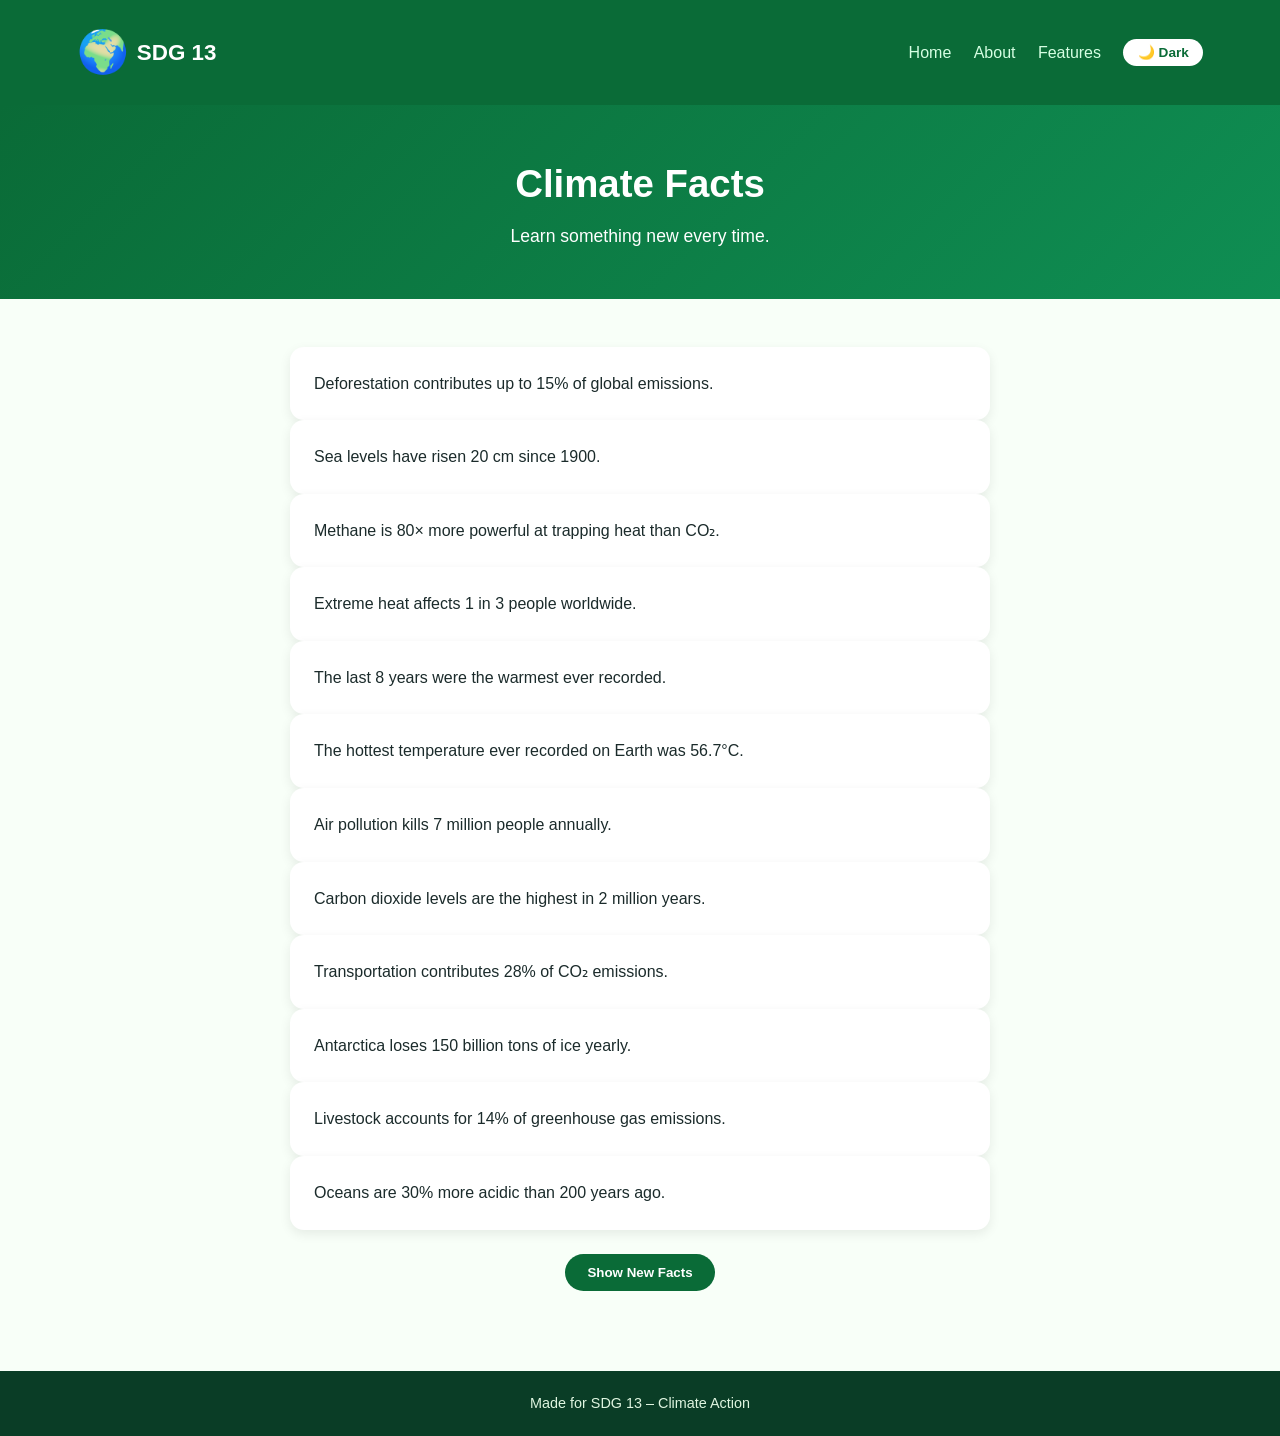
<file: facts.html>
<!DOCTYPE html>
<html lang="en">
<head>
    <meta charset="UTF-8">
    <title>Climate Facts – SDG 13</title>
    <meta name="viewport" content="width=device-width, initial-scale=1.0">
    <link rel="stylesheet" href="style.css">
</head>

<body data-page="facts">

<nav class="navbar">
    <div class="navbar-left">
        <span class="logo-icon">🌍</span>
        <div class="logo">SDG 13</div>
    </div>

    <ul class="nav-links">
        <li><a href="index.html">Home</a></li>
        <li><a href="about.html">About</a></li>
        <li><a href="features.html">Features</a></li>
        <li><button id="dark-toggle" class="dark-toggle">🌙 Dark</button></li>
    </ul>
</nav>

<header class="hero">
    <h1 class="hero-title">Climate Facts</h1>
    <p class="hero-subtitle">Learn something new every time.</p>
</header>

<section class="section fade-section">
    <div id="facts-container" class="facts-grid"></div>

    <div style="text-align:center; margin-top:1.5rem;">
        <button id="new-facts" class="btn-secondary">Show New Facts</button>
    </div>
</section>

<footer class="footer">
    <p>Made for SDG 13 – Climate Action</p>
</footer>

<script src="script.js"></script>
</body>
</html>
</file>
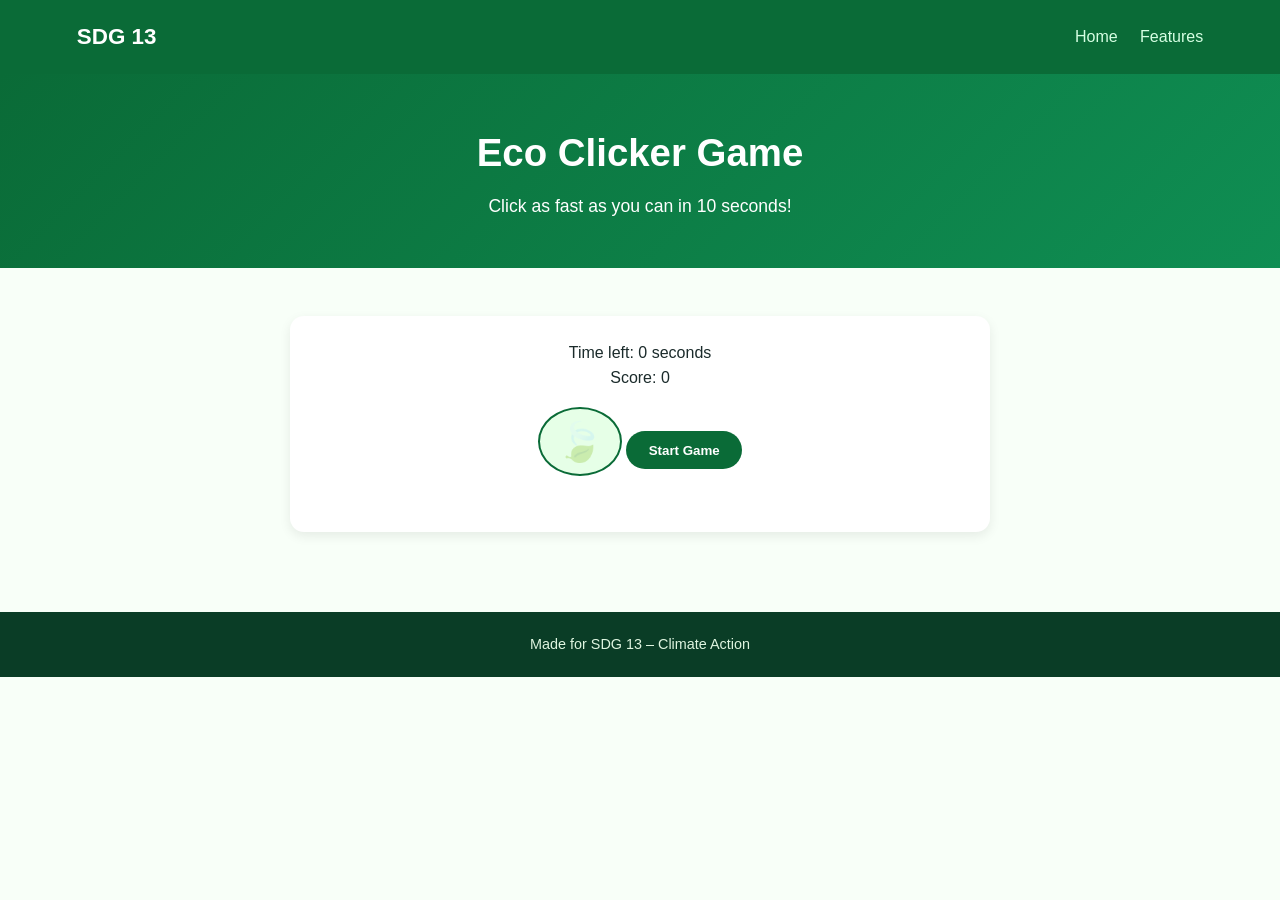
<file: game.html>
<!DOCTYPE html>
<html lang="en">
<head>
    <meta charset="UTF-8">
    <title>Eco Clicker Game – SDG 13</title>
    <meta name="viewport" content="width=device-width, initial-scale=1.0">
    <link rel="stylesheet" href="style.css">
</head>

<body data-page="game">

    <nav class="navbar">
        <div class="logo">SDG 13</div>
        <ul class="nav-links">
            <li><a href="index.html">Home</a></li>
            <li><a href="features.html">Features</a></li>
        </ul>
    </nav>

    <header class="hero">
        <h1 class="hero-title">Eco Clicker Game</h1>
        <p class="hero-subtitle">Click as fast as you can in 10 seconds!</p>
    </header>

    <section class="section">
        <div class="game-container">
            <p>Time left: <span id="time-left">0</span> seconds</p>
            <p>Score: <span id="game-score">0</span></p>

            <button id="leaf-button" class="leaf-button" disabled>🍃</button>
            <button id="start-game" class="btn-secondary">Start Game</button>

            <div id="game-result" style="margin-top: 1rem; font-weight: bold;"></div>
        </div>
    </section>

    <footer class="footer">
        <p>Made for SDG 13 – Climate Action</p>
    </footer>

<script src="script.js"></script>
</body>
</html>
</file>
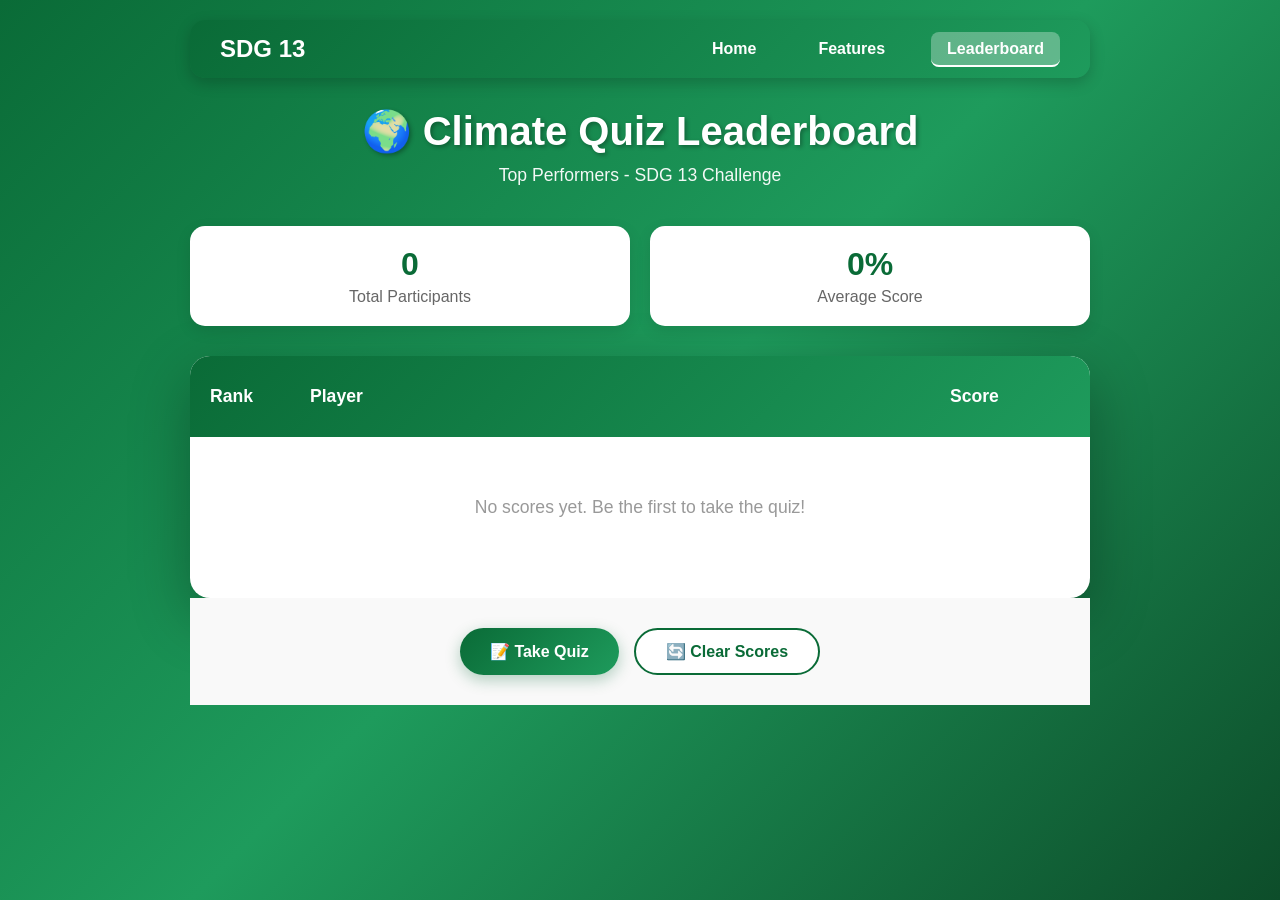
<file: leaderboard.html>
<!DOCTYPE html>
<html lang="en">
<head>
    <meta charset="UTF-8">
    <meta name="viewport" content="width=device-width, initial-scale=1.0">
    <title>SDG 13 Quiz Leaderboard</title>
    <style>
        * {
            margin: 0;
            padding: 0;
            box-sizing: border-box;
        }

        body {
            font-family: 'Segoe UI', Tahoma, Geneva, Verdana, sans-serif;
            background: linear-gradient(135deg, #0a6b37 0%, #1e9b5c 50%, #0d4d2a 100%);
            min-height: 100vh;
            padding: 20px;
            color: #333;
        }

        /* Add navigation bar styles */
        .navbar {
            background: linear-gradient(135deg, #0a6b37 0%, #1e9b5c 100%);
            padding: 15px 30px;
            border-radius: 15px;
            margin-bottom: 30px;
            display: flex;
            justify-content: space-between;
            align-items: center;
            box-shadow: 0 5px 15px rgba(0, 0, 0, 0.2);
            animation: slideDown 0.6s ease-out;
        }

        .navbar .logo {
            font-size: 1.5rem;
            font-weight: 700;
            color: white;
        }

        .navbar .nav-links {
            display: flex;
            list-style: none;
            gap: 30px;
        }

        .navbar .nav-links a {
            color: white;
            text-decoration: none;
            font-weight: 600;
            transition: all 0.3s ease;
            padding: 8px 16px;
            border-radius: 8px;
        }

        .navbar .nav-links a:hover {
            background: rgba(255, 255, 255, 0.2);
            transform: translateY(-2px);
        }

        .navbar .nav-links a.active {
            background: rgba(255, 255, 255, 0.3);
            border-bottom: 2px solid white;
        }

        @media (max-width: 600px) {
            .navbar {
                flex-direction: column;
                gap: 15px;
                padding: 15px;
            }

            .navbar .nav-links {
                gap: 15px;
            }

            .navbar .nav-links a {
                padding: 6px 12px;
                font-size: 0.9rem;
            }
        }

        .container {
            max-width: 900px;
            margin: 0 auto;
        }

        header {
            text-align: center;
            color: white;
            margin-bottom: 40px;
            animation: slideDown 0.6s ease-out;
        }

        header h1 {
            font-size: 2.5rem;
            margin-bottom: 10px;
            text-shadow: 2px 2px 4px rgba(0, 0, 0, 0.3);
        }

        header p {
            font-size: 1.1rem;
            opacity: 0.95;
        }

        .leaderboard-wrapper {
            background: white;
            border-radius: 20px;
            overflow: hidden;
            box-shadow: 0 20px 60px rgba(0, 0, 0, 0.3);
            animation: fadeIn 0.8s ease-out;
        }

        .leaderboard-header {
            background: linear-gradient(135deg, #0a6b37 0%, #1e9b5c 100%);
            color: white;
            padding: 30px 20px;
            display: grid;
            grid-template-columns: 80px 1fr 120px;
            gap: 20px;
            align-items: center;
            font-weight: 600;
            font-size: 1.1rem;
        }

        .leaderboard-body {
            max-height: 600px;
            overflow-y: auto;
        }

        .leaderboard-row {
            display: grid;
            grid-template-columns: 80px 1fr 120px;
            gap: 20px;
            align-items: center;
            padding: 20px;
            border-bottom: 1px solid #eee;
            transition: all 0.3s ease;
            animation: slideUp 0.5s ease-out backwards;
        }

        .leaderboard-row:nth-child(1) {
            animation-delay: 0.1s;
            background: linear-gradient(90deg, rgba(10, 107, 55, 0.05) 0%, transparent 100%);
        }

        .leaderboard-row:nth-child(2) {
            animation-delay: 0.2s;
        }

        .leaderboard-row:nth-child(3) {
            animation-delay: 0.3s;
        }

        .leaderboard-row:hover {
            background-color: #f9f9f9;
            transform: translateX(5px);
        }

        .rank {
            font-size: 1.3rem;
            font-weight: 700;
            text-align: center;
        }

        .rank-1 {
            color: #ffd700;
            font-size: 1.8rem;
        }

        .rank-2 {
            color: #c0c0c0;
        }

        .rank-3 {
            color: #cd7f32;
        }

        .medal {
            display: inline-block;
            margin-right: 8px;
        }

        .player-info {
            display: flex;
            align-items: center;
            gap: 15px;
        }

        .player-avatar {
            width: 50px;
            height: 50px;
            border-radius: 50%;
            background: linear-gradient(135deg, #0a6b37 0%, #1e9b5c 100%);
            display: flex;
            align-items: center;
            justify-content: center;
            color: white;
            font-weight: 600;
            font-size: 1.2rem;
        }

        .player-name {
            font-size: 1.1rem;
            font-weight: 500;
            color: #333;
        }

        .player-score {
            text-align: center;
            font-size: 1.3rem;
            font-weight: 700;
            color: #0a6b37;
        }

        .empty-state {
            padding: 60px 20px;
            text-align: center;
            color: #999;
        }

        .empty-state p {
            font-size: 1.1rem;
            margin-bottom: 20px;
        }

        .actions {
            display: flex;
            gap: 15px;
            justify-content: center;
            padding: 30px 20px;
            background: #f9f9f9;
        }

        button {
            padding: 12px 30px;
            border: none;
            border-radius: 25px;
            font-size: 1rem;
            font-weight: 600;
            cursor: pointer;
            transition: all 0.3s ease;
        }

        .btn-primary {
            background: linear-gradient(135deg, #0a6b37 0%, #1e9b5c 100%);
            color: white;
            box-shadow: 0 5px 15px rgba(10, 107, 55, 0.3);
        }

        .btn-primary:hover {
            transform: translateY(-2px);
            box-shadow: 0 8px 20px rgba(10, 107, 55, 0.4);
        }

        .btn-secondary {
            background: white;
            color: #0a6b37;
            border: 2px solid #0a6b37;
        }

        .btn-secondary:hover {
            background: #f0f0f0;
        }

        .stats {
            display: grid;
            grid-template-columns: 1fr 1fr;
            gap: 20px;
            margin-bottom: 30px;
        }

        .stat-card {
            background: white;
            padding: 20px;
            border-radius: 15px;
            text-align: center;
            box-shadow: 0 5px 15px rgba(0, 0, 0, 0.1);
        }

        .stat-value {
            font-size: 2rem;
            font-weight: 700;
            color: #0a6b37;
        }

        .stat-label {
            color: #666;
            margin-top: 5px;
        }

        @keyframes slideDown {
            from {
                opacity: 0;
                transform: translateY(-20px);
            }
            to {
                opacity: 1;
                transform: translateY(0);
            }
        }

        @keyframes fadeIn {
            from {
                opacity: 0;
            }
            to {
                opacity: 1;
            }
        }

        @keyframes slideUp {
            from {
                opacity: 0;
                transform: translateY(10px);
            }
            to {
                opacity: 1;
                transform: translateY(0);
            }
        }

        @media (max-width: 600px) {
            header h1 {
                font-size: 1.8rem;
            }

            .leaderboard-header,
            .leaderboard-row {
                grid-template-columns: 50px 1fr 80px;
                gap: 10px;
                padding: 15px 10px;
                font-size: 0.9rem;
            }

            .stats {
                grid-template-columns: 1fr;
            }

            .actions {
                flex-direction: column;
            }

            button {
                width: 100%;
            }
        }
    </style>
</head>
<body>
    <div class="container">
        <!-- Add navigation bar -->
        <nav class="navbar">
            <div class="logo">SDG 13</div>
            <ul class="nav-links">
                <li><a href="index.html">Home</a></li>
                <li><a href="features.html">Features</a></li>
                <li><a href="leaderboard.html" class="active">Leaderboard</a></li>
            </ul>
        </nav>

        <header>
            <h1>🌍 Climate Quiz Leaderboard</h1>
            <p>Top Performers - SDG 13 Challenge</p>
        </header>

        <div class="stats">
            <div class="stat-card">
                <div class="stat-value" id="total-participants">0</div>
                <div class="stat-label">Total Participants</div>
            </div>
            <div class="stat-card">
                <div class="stat-value" id="avg-score">0%</div>
                <div class="stat-label">Average Score</div>
            </div>
        </div>

        <div class="leaderboard-wrapper">
            <div class="leaderboard-header">
                <div>Rank</div>
                <div>Player</div>
                <div>Score</div>
            </div>
            <div class="leaderboard-body" id="leaderboard-body">
                <div class="empty-state">
                    <p>No scores yet. Be the first to take the quiz!</p>
                </div>
            </div>
        </div>

        <div class="actions">
            <button class="btn-primary" onclick="location.href='quiz.html'">📝 Take Quiz</button>
            <button class="btn-secondary" onclick="clearLeaderboard()">🔄 Clear Scores</button>
        </div>
    </div>

    <script>
        const LEADERBOARD_KEY = "sdg13_leaderboard";
        const TOTAL_QUESTIONS = 10;

        function loadLeaderboard() {
            const data = JSON.parse(localStorage.getItem(LEADERBOARD_KEY) || "[]");
            const leaderboardBody = document.getElementById("leaderboard-body");
            const totalParticipants = document.getElementById("total-participants");
            const avgScore = document.getElementById("avg-score");

            if (data.length === 0) {
                leaderboardBody.innerHTML = `
                    <div class="empty-state">
                        <p>No scores yet. Be the first to take the quiz!</p>
                    </div>
                `;
                totalParticipants.textContent = "0";
                avgScore.textContent = "0%";
                return;
            }

            // Sort by score descending
            const sorted = [...data].sort((a, b) => b.score - a.score);

            // Calculate stats
            const average = Math.round(
                (sorted.reduce((sum, item) => sum + item.score, 0) / sorted.length / TOTAL_QUESTIONS) * 100
            );
            totalParticipants.textContent = sorted.length;
            avgScore.textContent = average + "%";

            // Render leaderboard
            leaderboardBody.innerHTML = sorted
                .map((item, index) => {
                    const rank = index + 1;
                    let medal = "";
                    let rankClass = "";

                    if (rank === 1) {
                        medal = "🥇";
                        rankClass = "rank-1";
                    } else if (rank === 2) {
                        medal = "🥈";
                        rankClass = "rank-2";
                    } else if (rank === 3) {
                        medal = "🥉";
                        rankClass = "rank-3";
                    }

                    const percentage = Math.round((item.score / TOTAL_QUESTIONS) * 100);
                    const firstLetter = item.name.charAt(0).toUpperCase();

                    return `
                        <div class="leaderboard-row">
                            <div class="rank ${rankClass}">
                                <span class="medal">${medal}</span>#${rank}
                            </div>
                            <div class="player-info">
                                <div class="player-avatar">${firstLetter}</div>
                                <div class="player-name">${item.name}</div>
                            </div>
                            <div class="player-score">${item.score}/${TOTAL_QUESTIONS} (${percentage}%)</div>
                        </div>
                    `;
                })
                .join("");
        }

        function clearLeaderboard() {
            if (confirm("Are you sure you want to clear all scores?")) {
                localStorage.removeItem(LEADERBOARD_KEY);
                loadLeaderboard();
            }
        }

        // Load on page load
        window.addEventListener("load", loadLeaderboard);
    </script>
</body>
</html>
</file>
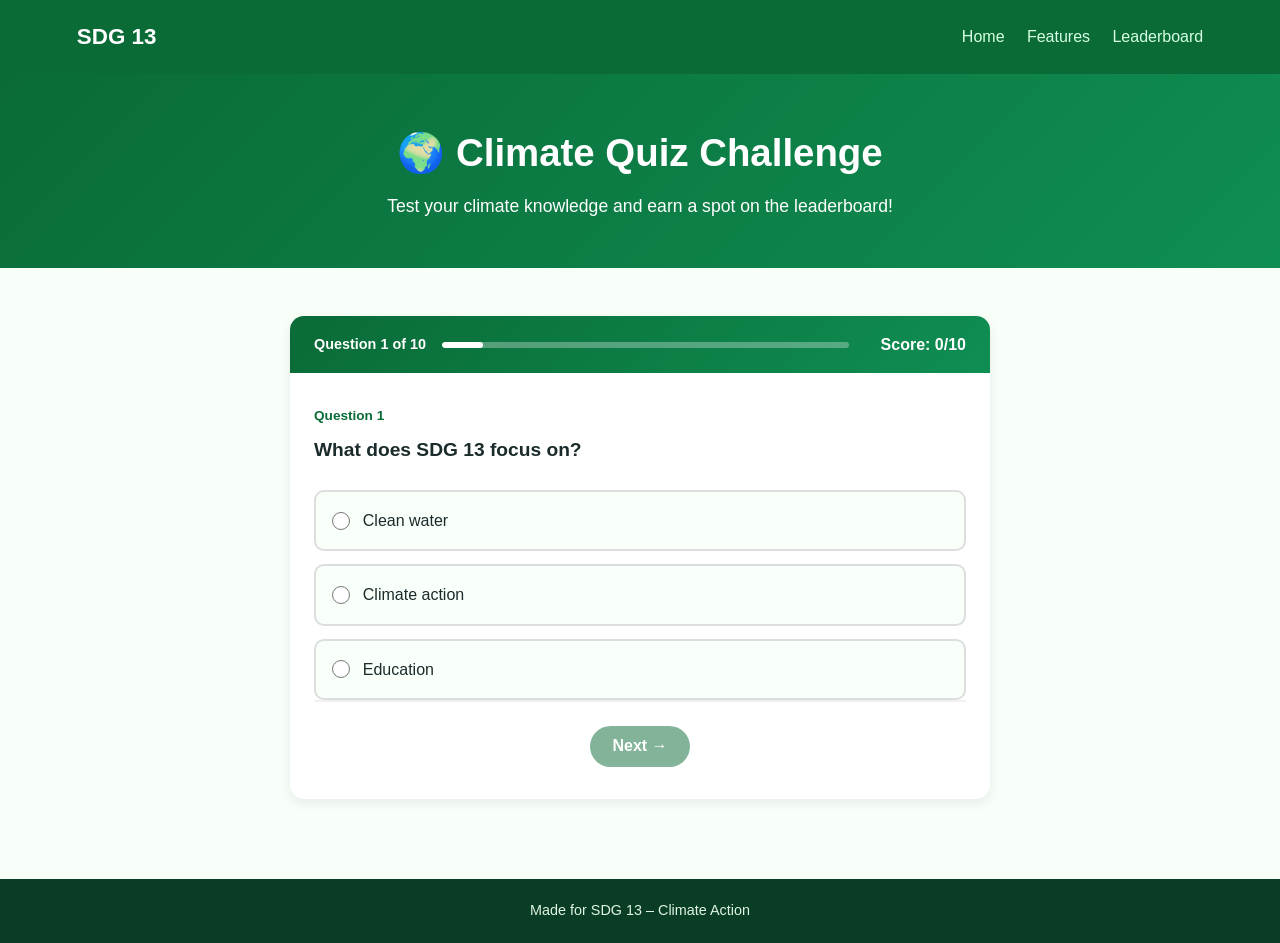
<file: quiz.html>
<!DOCTYPE html>
<html lang="en">
<head>
    <meta charset="UTF-8">
    <title>Climate Quiz – SDG 13</title>
    <meta name="viewport" content="width=device-width, initial-scale=1.0">
    <link rel="stylesheet" href="style.css">
    <style>
        /* Enhanced Quiz Styling */
        .quiz-container {
            max-width: 700px;
            margin: 0 auto;
            background: white;
            border-radius: 14px;
            box-shadow: 0 4px 12px rgba(0, 0, 0, 0.08);
            overflow: hidden;
        }

        body.dark .quiz-container {
            background: #0f2430;
            box-shadow: 0 4px 14px rgba(0, 0, 0, 0.6);
        }

        .quiz-progress {
            display: flex;
            align-items: center;
            justify-content: space-between;
            padding: 1rem 1.5rem;
            background: linear-gradient(135deg, #0a6b37, #0f8e53);
            color: white;
        }

        .progress-bar {
            flex: 1;
            height: 6px;
            background: rgba(255, 255, 255, 0.3);
            border-radius: 3px;
            margin: 0 1rem;
            overflow: hidden;
        }

        .progress-bar-fill {
            height: 100%;
            background: #fff;
            border-radius: 3px;
            transition: width 0.3s ease;
        }

        .progress-text {
            font-weight: bold;
            font-size: 0.9rem;
        }

        .quiz-content {
            padding: 2rem 1.5rem;
            min-height: 400px;
        }

        .quiz-question-card {
            animation: slideIn 0.4s ease;
        }

        @keyframes slideIn {
            from {
                opacity: 0;
                transform: translateY(20px);
            }
            to {
                opacity: 1;
                transform: translateY(0);
            }
        }

        .question-number {
            font-size: 0.85rem;
            color: #0a6b37;
            font-weight: bold;
            margin-bottom: 0.5rem;
        }

        body.dark .question-number {
            color: #6efca3;
        }

        .question-text {
            font-size: 1.2rem;
            font-weight: 600;
            color: #1b2b2b;
            margin-bottom: 1.5rem;
        }

        body.dark .question-text {
            color: #e3f5e7;
        }

        .quiz-options {
            display: flex;
            flex-direction: column;
            gap: 0.8rem;
        }

        .quiz-option {
            display: flex;
            align-items: center;
            padding: 1rem;
            border: 2px solid #ddd;
            border-radius: 10px;
            cursor: pointer;
            transition: all 0.2s ease;
            background: #f9fff9;
        }

        body.dark .quiz-option {
            background: #051a14;
            border-color: #1a4d3d;
        }

        .quiz-option:hover {
            border-color: #0a6b37;
            background: #f0fff2;
        }

        body.dark .quiz-option:hover {
            border-color: #6efca3;
            background: #0a3d2a;
        }

        .quiz-option input[type="radio"] {
            margin-right: 0.8rem;
            cursor: pointer;
            width: 18px;
            height: 18px;
        }

        .quiz-option label {
            flex: 1;
            cursor: pointer;
            color: #1b2b2b;
        }

        body.dark .quiz-option label {
            color: #e3f5e7;
        }

        .quiz-option.selected {
            border-color: #0a6b37;
            background: #e6ffe7;
        }

        body.dark .quiz-option.selected {
            border-color: #6efca3;
            background: #0a4d32;
        }

        .quiz-option.correct {
            border-color: #22c55e;
            background: #e7ffe8;
        }

        body.dark .quiz-option.correct {
            border-color: #22c55e;
            background: #0f3d1a;
        }

        .quiz-option.incorrect {
            border-color: #ef4444;
            background: #ffe7e7;
        }

        body.dark .quiz-option.incorrect {
            border-color: #ef4444;
            background: #3d0f0f;
        }

        .feedback-message {
            margin-top: 1rem;
            padding: 0.8rem;
            border-radius: 8px;
            font-weight: 600;
            animation: slideIn 0.3s ease;
        }

        .feedback-correct {
            background: #e7ffe8;
            color: #166534;
            border-left: 4px solid #22c55e;
        }

        .feedback-incorrect {
            background: #ffe7e7;
            color: #991b1b;
            border-left: 4px solid #ef4444;
        }

        body.dark .feedback-correct {
            background: #0f3d1a;
            color: #86efac;
        }

        body.dark .feedback-incorrect {
            background: #3d0f0f;
            color: #fca5a5;
        }

        .quiz-actions {
            display: flex;
            gap: 1rem;
            justify-content: center;
            padding-top: 1.5rem;
            border-top: 2px solid #f0f0f0;
        }

        body.dark .quiz-actions {
            border-top-color: #1a4d3d;
        }

        .quiz-btn {
            padding: 0.7rem 1.4rem;
            border-radius: 25px;
            border: none;
            font-weight: bold;
            cursor: pointer;
            transition: 0.2s ease;
            font-size: 1rem;
        }

        .btn-next {
            background: #0a6b37;
            color: white;
            min-width: 100px;
        }

        .btn-next:hover:not(:disabled) {
            background: #08582e;
        }

        .btn-next:disabled {
            opacity: 0.5;
            cursor: not-allowed;
        }

        .btn-submit {
            background: white;
            color: #0a6b37;
            border: 2px solid #0a6b37;
            min-width: 140px;
        }

        .btn-submit:hover {
            background: #f0fff2;
        }

        .quiz-complete {
            text-align: center;
            padding: 2rem;
        }

        .score-display {
            font-size: 3rem;
            font-weight: bold;
            color: #0a6b37;
            margin: 1rem 0;
        }

        body.dark .score-display {
            color: #6efca3;
        }

        .score-message {
            font-size: 1.3rem;
            color: #1b2b2b;
            margin-bottom: 1.5rem;
        }

        body.dark .score-message {
            color: #e3f5e7;
        }

        .leaderboard-form {
            background: #f9fff9;
            padding: 1.5rem;
            border-radius: 10px;
            margin-top: 1.5rem;
        }

        body.dark .leaderboard-form {
            background: #051a14;
        }

        .form-group {
            margin-bottom: 1rem;
        }

        .form-group label {
            display: block;
            margin-bottom: 0.5rem;
            font-weight: 600;
            color: #1b2b2b;
        }

        body.dark .form-group label {
            color: #e3f5e7;
        }

        .form-group input {
            width: 100%;
            padding: 0.7rem;
            border: 2px solid #ddd;
            border-radius: 8px;
            font-size: 1rem;
            background: white;
            color: #1b2b2b;
        }

        body.dark .form-group input {
            background: #0f2430;
            color: #e3f5e7;
            border-color: #1a4d3d;
        }

        .form-group input:focus {
            outline: none;
            border-color: #0a6b37;
            box-shadow: 0 0 0 3px rgba(10, 107, 55, 0.1);
        }

        .btn-reset {
            background: #0a6b37;
            color: white;
            min-width: 120px;
            margin-top: 0.5rem;
        }

        .btn-reset:hover {
            background: #08582e;
        }

        .emoji-reaction {
            font-size: 4rem;
            margin: 1rem 0;
            animation: bounce 0.6s ease;
        }

        @keyframes bounce {
            0%, 100% { transform: translateY(0); }
            50% { transform: translateY(-10px); }
        }
    </style>
</head>

<body data-page="quiz">

    <nav class="navbar">
        <div class="logo">SDG 13</div>
        <ul class="nav-links">
            <li><a href="index.html">Home</a></li>
            <li><a href="features.html">Features</a></li>
            <li><a href="leaderboard.html">Leaderboard</a></li>
        </ul>
    </nav>

    <header class="hero">
        <h1 class="hero-title">🌍 Climate Quiz Challenge</h1>
        <p class="hero-subtitle">Test your climate knowledge and earn a spot on the leaderboard!</p>
    </header>

    <section class="section">
        <div class="quiz-container" id="quiz-container">
            
            <!-- Quiz Progress -->
            <div class="quiz-progress">
                <span class="progress-text">Question <span id="current-q">1</span> of <span id="total-q">10</span></span>
                <div class="progress-bar">
                    <div class="progress-bar-fill" id="progress-fill"></div>
                </div>
                <span id="score-counter" style="margin-left: 1rem; font-weight: bold;">Score: 0/10</span>
            </div>

            <!-- Quiz Content -->
            <div class="quiz-content">
                <form id="quiz-form">
                    <div id="quiz-questions-wrapper"></div>

                    <!-- Feedback Message -->
                    <div id="feedback" style="display: none;"></div>

                    <!-- Quiz Actions -->
                    <div class="quiz-actions">
                        <button type="button" id="btn-prev" class="quiz-btn btn-next" style="display: none;">← Previous</button>
                        <button type="button" id="btn-next" class="quiz-btn btn-next" disabled>Next →</button>
                        <button type="submit" id="btn-submit" class="quiz-btn btn-submit" style="display: none;">Submit & View Results</button>
                    </div>
                </form>

                <!-- Quiz Complete Screen -->
                <div id="quiz-complete" style="display: none;">
                    <div class="quiz-complete">
                        <div id="emoji-reaction" class="emoji-reaction"></div>
                        <h2 class="score-message" id="score-message"></h2>
                        <div class="score-display" id="final-score"></div>
                        <p id="score-details" style="color: #666; margin-bottom: 1.5rem; font-size: 1rem;"></p>

                        <div class="leaderboard-form">
                            <h3 style="margin-bottom: 1rem; color: #0a6b37;">Save Your Score to Leaderboard</h3>
                            <div class="form-group">
                                <label for="leader-name">Your Name:</label>
                                <input type="text" id="leader-name" placeholder="Enter your name" required>
                            </div>
                            <button type="button" class="quiz-btn btn-submit" id="btn-save-score">💾 Save & View Leaderboard</button>
                            <button type="button" class="quiz-btn btn-reset" id="btn-retake">🔄 Retake Quiz</button>
                        </div>
                    </div>
                </div>
            </div>
        </div>
    </section>

    <footer class="footer">
        <p>Made for SDG 13 – Climate Action</p>
    </footer>

<script src="script.js"></script>
<script>
    document.addEventListener("DOMContentLoaded", () => {
        const page = document.body.getAttribute("data-page");

        if (page === "quiz") {
            const quizData = [
                {
                    question: "What does SDG 13 focus on?",
                    options: ["Clean water", "Climate action", "Education"],
                    correct: 1
                },
                {
                    question: "Which gas contributes most to global warming?",
                    options: ["Oxygen", "Carbon dioxide", "Helium"],
                    correct: 1
                },
                {
                    question: "Which action helps reduce carbon footprint?",
                    options: ["Leaving lights on", "Using public transportation", "Burning trash"],
                    correct: 1
                },
                {
                    question: "What percentage of excess heat does the ocean absorb?",
                    options: ["50%", "70%", "90%"],
                    correct: 2
                },
                {
                    question: "How much has sea level risen since 1900?",
                    options: ["10 cm", "20 cm", "50 cm"],
                    correct: 1
                },
                {
                    question: "What percentage of greenhouse gas emissions come from livestock?",
                    options: ["8%", "14%", "25%"],
                    correct: 1
                },
                {
                    question: "How many species are at risk of extinction?",
                    options: ["100,000", "Over 1 million", "10 million"],
                    correct: 1
                },
                {
                    question: "What is the hottest temperature ever recorded on Earth?",
                    options: ["48.9°C", "54.3°C", "56.7°C"],
                    correct: 2
                },
                {
                    question: "How much ice does Antarctica lose yearly?",
                    options: ["50 billion tons", "100 billion tons", "150 billion tons"],
                    correct: 2
                },
                {
                    question: "How many people are killed annually by air pollution?",
                    options: ["1 million", "3.5 million", "7 million"],
                    correct: 2
                }
            ];

            let currentQuestion = 0;
            let score = 0;
            let userAnswers = [];
            let answered = false;

            const form = document.getElementById("quiz-form");
            const wrapper = document.getElementById("quiz-questions-wrapper");
            const btnNext = document.getElementById("btn-next");
            const btnPrev = document.getElementById("btn-prev");
            const btnSubmit = document.getElementById("btn-submit");
            const feedback = document.getElementById("feedback");
            const currentQSpan = document.getElementById("current-q");
            const totalQSpan = document.getElementById("total-q");
            const progressFill = document.getElementById("progress-fill");
            const scoreCounter = document.getElementById("score-counter");
            const quizComplete = document.getElementById("quiz-complete");
            const finalScore = document.getElementById("final-score");
            const scoreMessage = document.getElementById("score-message");
            const scoreDetails = document.getElementById("score-details");
            const emojiReaction = document.getElementById("emoji-reaction");
            const btnSaveScore = document.getElementById("btn-save-score");
            const btnRetake = document.getElementById("btn-retake");
            const leaderName = document.getElementById("leader-name");

            totalQSpan.textContent = quizData.length;

            function renderQuestion() {
                answered = false;
                feedback.style.display = "none";
                const q = quizData[currentQuestion];
                
                wrapper.innerHTML = `
                    <div class="quiz-question-card">
                        <div class="question-number">Question ${currentQuestion + 1}</div>
                        <div class="question-text">${q.question}</div>
                        <div class="quiz-options">
                            ${q.options.map((opt, i) => `
                                <div class="quiz-option" data-index="${i}">
                                    <input type="radio" name="answer" value="${i}" id="opt${i}">
                                    <label for="opt${i}">${opt}</label>
                                </div>
                            `).join('')}
                        </div>
                    </div>
                `;

                // Add event listeners to options
                document.querySelectorAll(".quiz-option").forEach(opt => {
                    opt.addEventListener("click", () => selectOption(opt, parseInt(opt.getAttribute("data-index"))));
                });

                updateProgress();
                updateButtons();
            }

            function selectOption(element, index) {
                if (answered) return;

                // Remove previous selection
                document.querySelectorAll(".quiz-option").forEach(opt => opt.classList.remove("selected"));
                element.classList.add("selected");
                document.querySelector(`input[value="${index}"]`).checked = true;

                setTimeout(() => submitAnswer(), 500);
            }

            function submitAnswer() {
                if (answered) return;

                const selected = document.querySelector("input[name='answer']:checked");
                if (!selected) return;

                answered = true;
                const selectedIndex = parseInt(selected.value);
                const correct = selectedIndex === quizData[currentQuestion].correct;

                if (correct) {
                    score++;
                    document.querySelector(`[data-index="${selectedIndex}"]`).classList.add("correct");
                    feedback.className = "feedback-message feedback-correct";
                    feedback.innerHTML = "✨ Correct! Great job!";
                } else {
                    const correctOption = quizData[currentQuestion].correct;
                    document.querySelector(`[data-index="${selectedIndex}"]`).classList.add("incorrect");
                    document.querySelector(`[data-index="${correctOption}"]`).classList.add("correct");
                    feedback.className = "feedback-message feedback-incorrect";
                    feedback.innerHTML = `❌ Incorrect! The correct answer is: ${quizData[currentQuestion].options[correctOption]}`;
                }

                feedback.style.display = "block";
                userAnswers[currentQuestion] = selectedIndex;
                scoreCounter.textContent = `Score: ${score}/${quizData.length}`;
                updateButtons();
            }

            function updateProgress() {
                currentQSpan.textContent = currentQuestion + 1;
                const percent = ((currentQuestion + 1) / quizData.length) * 100;
                progressFill.style.width = percent + "%";
            }

            function updateButtons() {
                const selected = document.querySelector("input[name='answer']:checked");
                
                btnNext.disabled = !selected || !answered;
                btnPrev.style.display = currentQuestion > 0 ? "block" : "none";
                btnNext.style.display = currentQuestion < quizData.length - 1 ? "block" : "none";
                btnSubmit.style.display = currentQuestion === quizData.length - 1 && answered ? "block" : "none";
            }

            function goToQuestion(n) {
                if (n < 0 || n >= quizData.length) return;
                currentQuestion = n;
                renderQuestion();
            }

            function showResults() {
                wrapper.style.display = "none";
                form.style.display = "none";
                document.querySelector(".quiz-progress").style.display = "none";
                quizComplete.style.display = "block";

                const percentage = (score / quizData.length) * 100;
                finalScore.textContent = `${score} / ${quizData.length}`;
                scoreDetails.textContent = `You scored ${percentage.toFixed(0)}% - ${percentage === 100 ? "Perfect!" : percentage >= 80 ? "Excellent performance!" : percentage >= 60 ? "Good effort!" : "Keep practicing!"}`;
                
                if (percentage === 100) {
                    emojiReaction.textContent = "🏆";
                    scoreMessage.textContent = "Perfect Score! You're a Climate Hero! 🌱";
                } else if (percentage >= 80) {
                    emojiReaction.textContent = "😍";
                    scoreMessage.textContent = "Excellent! You know your climate facts!";
                } else if (percentage >= 60) {
                    emojiReaction.textContent = "😊";
                    scoreMessage.textContent = "Good job! You're learning!";
                } else if (percentage >= 40) {
                    emojiReaction.textContent = "🤔";
                    scoreMessage.textContent = "Not bad! Keep learning about climate action!";
                } else {
                    emojiReaction.textContent = "💪";
                    scoreMessage.textContent = "Keep learning! Every step counts!";
                }
            }

            // Event Listeners
            btnNext.addEventListener("click", () => {
                if (answered && currentQuestion < quizData.length - 1) {
                    goToQuestion(currentQuestion + 1);
                }
            });

            btnPrev.addEventListener("click", () => {
                if (currentQuestion > 0) {
                    goToQuestion(currentQuestion - 1);
                }
            });

            form.addEventListener("submit", e => {
                e.preventDefault();
                if (!answered) {
                    submitAnswer();
                } else if (currentQuestion === quizData.length - 1) {
                    showResults();
                }
            });

            btnSubmit.addEventListener("click", e => {
                e.preventDefault();
                showResults();
            });

            btnSaveScore.addEventListener("click", () => {
                const name = leaderName.value.trim();
                if (!name) {
                    alert("Please enter your name!");
                    return;
                }

                const key = "sdg13_leaderboard";
                let data = JSON.parse(localStorage.getItem(key) || "[]");
                const finalScore = score;
                data.push({ name, score: finalScore });
                localStorage.setItem(key, JSON.stringify(data));

                alert(`✓ Score saved! ${name}: ${finalScore}/${quizData.length}`);
                window.location.href = "leaderboard.html";
            });

            btnRetake.addEventListener("click", () => {
                currentQuestion = 0;
                score = 0;
                userAnswers = [];
                answered = false;
                leaderName.value = "";
                wrapper.style.display = "block";
                form.style.display = "block";
                document.querySelector(".quiz-progress").style.display = "flex";
                quizComplete.style.display = "none";
                renderQuestion();
            });

            // Initial render
            renderQuestion();
        }
    });
</script>
</body>
</html>
</file>
<file: style.css>
* {
  margin: 0;
  padding: 0;
  box-sizing: border-box;
}

body {
  font-family: Arial, Helvetica, sans-serif;
  background: #f8fff8;
  color: #1b2b2b;
  line-height: 1.6;
  transition: background 0.25s, color 0.25s;
}

body.dark {
  background: #0b1720;
  color: #e3f5e7;
}

body.dark .navbar {
  background: #051015;
}

body.dark .landing-hero {
  background: linear-gradient(135deg, #032715, #05402a);
}

body.dark .section-alt {
  background: #071a14;
}

body.dark .feature-preview,
body.dark .fact-card,
body.dark .quiz-form,
body.dark .game-container,
body.dark .leaderboard-list,
body.dark .leader-form,
body.dark .value-card {
  background: #0f2430;
  box-shadow: 0 4px 14px rgba(0, 0, 0, 0.6);
}

body.dark .feature-preview h3,
body.dark .zigzag-text h2 {
  color: #6efca3;
}

body.dark .footer {
  background: #020b0f;
}

.navbar {
  display: flex;
  justify-content: space-between;
  align-items: center;
  padding: 1.2rem 6%;
  background: #0a6b37;
  color: white;
  position: sticky;
  top: 0;
  z-index: 10;
}

.navbar-left {
  display: flex;
  align-items: center;
  gap: 0.5rem;
}

.logo {
  font-size: 1.4rem;
  font-weight: bold;
}

.logo-icon {
  font-size: 2.6rem;
  display: inline-block;
  animation: earthSpin 6s linear infinite, earthFloat 3s ease-in-out infinite;
  transform-origin: center;
}

.nav-links {
  display: flex;
  gap: 1.4rem;
  list-style: none;
  align-items: center;
}

.nav-links a {
  color: #d6ffe3;
  text-decoration: none;
  font-weight: 500;
}

.nav-links a:hover,
.nav-links .active {
  text-decoration: underline;
}

.dark-toggle {
  border: none;
  background: white;
  color: #0a6b37;
  border-radius: 999px;
  padding: 0.35rem 0.9rem;
  cursor: pointer;
  font-size: 0.85rem;
  font-weight: 600;
  display: flex;
  align-items: center;
  gap: 0.3rem;
}

.landing-hero {
  background: linear-gradient(135deg, #0a6b37, #0d8f4a);
  color: white;
  padding: 5rem 5% 6rem;
  text-align: center;
  position: relative;
  overflow: hidden;
}

.landing-hero h1 {
  font-size: 3rem;
  margin-bottom: 0.6rem;
  font-weight: bold;
}

.landing-hero p {
  font-size: 1.2rem;
  margin-bottom: 1.5rem;
}

.hero-btn {
  margin-top: 1rem;
}

.hero-earth {
  position: absolute;
  right: 5%;
  top: 50%;
  transform: translateY(-50%);
  width: 420px !important;
  height: 420px !important;
  max-width: none !important;
  max-height: none !important;
  opacity: 0.9;
  z-index: 1;

  animation: earthSpin 15s linear infinite, earthFloat 4s ease-in-out infinite;
  pointer-events: none;
}

.hero {
  background: linear-gradient(135deg, #0a6b37, #0f8e53);
  color: white;
  padding: 3rem 5%;
  text-align: center;
}

.hero-title {
  font-size: 2.4rem;
  margin-bottom: 0.5rem;
}

.hero-subtitle {
  font-size: 1.1rem;
}

.btn-primary,
.btn-secondary {
  display: inline-block;
  padding: 0.7rem 1.4rem;
  border-radius: 25px;
  font-weight: bold;
  text-decoration: none;
  cursor: pointer;
  transition: 0.2s ease;
  border: none;
}

.btn-primary {
  background: white;
  color: #0a6b37;
}

.btn-secondary {
  background: #0a6b37;
  color: white;
}

.btn-primary:hover {
  background: #e9ffe9;
}

.btn-secondary:hover {
  background: #08582e;
}

.section {
  padding: 3rem 7%;
}

.section-alt {
  background: #edffef;
}

.section h2 {
  text-align: center;
  margin-bottom: 0.5rem;
  font-size: 2.2rem;
}

.section-intro {
  text-align: center;
  max-width: 650px;
  margin: 0.6rem auto 2rem;
  font-size: 1rem;
}

.landing-about {
  background: #fafffa;
}

.about-container {
  display: flex;
  align-items: center;
  justify-content: space-between;
  gap: 2.2rem;
  max-width: 1100px;
  margin: auto;
}

.about-text {
  flex: 1;
}

.about-text h2 {
  margin-bottom: 0.8rem;
}

.about-text p {
  margin-bottom: 1.4rem;
  max-width: 90%;
}

.about-img-box {
  flex: 1;
  text-align: center;
}

.about-img-box img {
  width: 100%;
  max-width: 450px;
  border-radius: 16px;
  box-shadow: 0 4px 18px rgba(0, 0, 0, 0.12);
}

.feature-preview-grid {
  display: grid;
  grid-template-columns: repeat(auto-fit, minmax(230px, 1fr));
  gap: 1.3rem;
  max-width: 1100px;
  margin: 2.2rem auto;
}

.feature-preview {
  background: #ffffff;
  padding: 1.6rem;
  border-radius: 12px;
  text-align: center;
  text-decoration: none;
  color: #1b2b2b;
  box-shadow: 0 4px 12px rgba(0, 0, 0, 0.08);
  transition: 0.25s ease;
}

.feature-preview h3 {
  margin-bottom: 0.4rem;
  color: #0a6b37;
}

.feature-preview-icon {
  font-size: 2rem;
  margin-bottom: 0.4rem;
}

.feature-preview:hover {
  transform: translateY(-6px);
  box-shadow: 0 8px 22px rgba(0, 0, 0, 0.15);
}

.center-btn {
  text-align: center;
  margin-top: 1.2rem;
}

.values-grid {
  display: grid;
  grid-template-columns: repeat(auto-fit, minmax(230px, 1fr));
  gap: 1.2rem;
  margin-top: 1.5rem;
}

.value-card {
  background: white;
  padding: 1.4rem;
  border-radius: 12px;
  text-align: center;
  box-shadow: 0 4px 12px rgba(0, 0, 0, 0.08);
}

.features-zigzag {
  max-width: 1100px;
  margin: auto;
}

.zigzag-row {
  display: flex;
  align-items: center;
  gap: 2rem;
  margin-bottom: 3rem;
}

.zigzag-row.reverse {
  flex-direction: row-reverse;
}

.zigzag-img {
  width: 50%;
  border-radius: 14px;
  box-shadow: 0 4px 15px rgba(0, 0, 0, 0.12);
  object-fit: cover;
}

.zigzag-text {
  width: 50%;
}

.zigzag-text h2 {
  color: #0a6b37;
  margin-bottom: 0.5rem;
}

.facts-grid,
.quiz-form,
.game-container,
.leaderboard-wrapper {
  max-width: 700px;
  margin: auto;
}

.fact-card,
.quiz-form,
.game-container,
.leaderboard-list,
.leader-form {
  background: white;
  padding: 1.5rem;
  border-radius: 14px;
  box-shadow: 0 4px 12px rgba(0, 0, 0, 0.08);
}

.quiz-question {
  margin-bottom: 1.2rem;
}

.game-container {
  text-align: center;
}

.leaf-button {
  padding: 0.6rem 1rem;
  font-size: 2.4rem;
  border-radius: 50%;
  background: #e6ffe7;
  border: 2px solid #0a6b37;
  margin: 1rem 0;
}

.leaderboard-wrapper {
  display: grid;
  gap: 1rem;
}

.leaderboard-list ol {
  padding-left: 1.2rem;
}

.footer {
  background: #0a3d26;
  color: #dff5e0;
  text-align: center;
  padding: 1.3rem;
  margin-top: 2rem;
  font-size: 0.9rem;
}

@keyframes earthSpin {
  from {
    transform: rotate(0deg);
  }
  to {
    transform: rotate(360deg);
  }
}

@keyframes earthFloat {
  0%,
  100% {
    transform: translateY(0);
  }
  50% {
    transform: translateY(-6px);
  }
}

.fade-section {
  opacity: 0;
  transform: translateY(20px);
  transition: opacity 0.6s ease, transform 0.6s ease;
}

.fade-section.visible {
  opacity: 1;
  transform: translateY(0);
}

@media (max-width: 850px) {
  .about-container {
    flex-direction: column;
    text-align: center;
  }

  .about-text p {
    max-width: 100%;
  }

  .hero-earth {
    display: none;
  }

  .zigzag-row,
  .zigzag-row.reverse {
    flex-direction: column;
    text-align: center;
  }

  .zigzag-img,
  .zigzag-text {
    width: 100%;
  }
}

@keyframes earthSpin {
  from {
    transform: translateY(-50%) rotate(0deg);
  }
  to {
    transform: translateY(-50%) rotate(360deg);
  }
}

@keyframes earthFloat {
  0%,
  100% {
    transform: translateY(-50%) translateX(0);
  }
  50% {
    transform: translateY(-55%) translateX(10px);
  }
}
</file>
